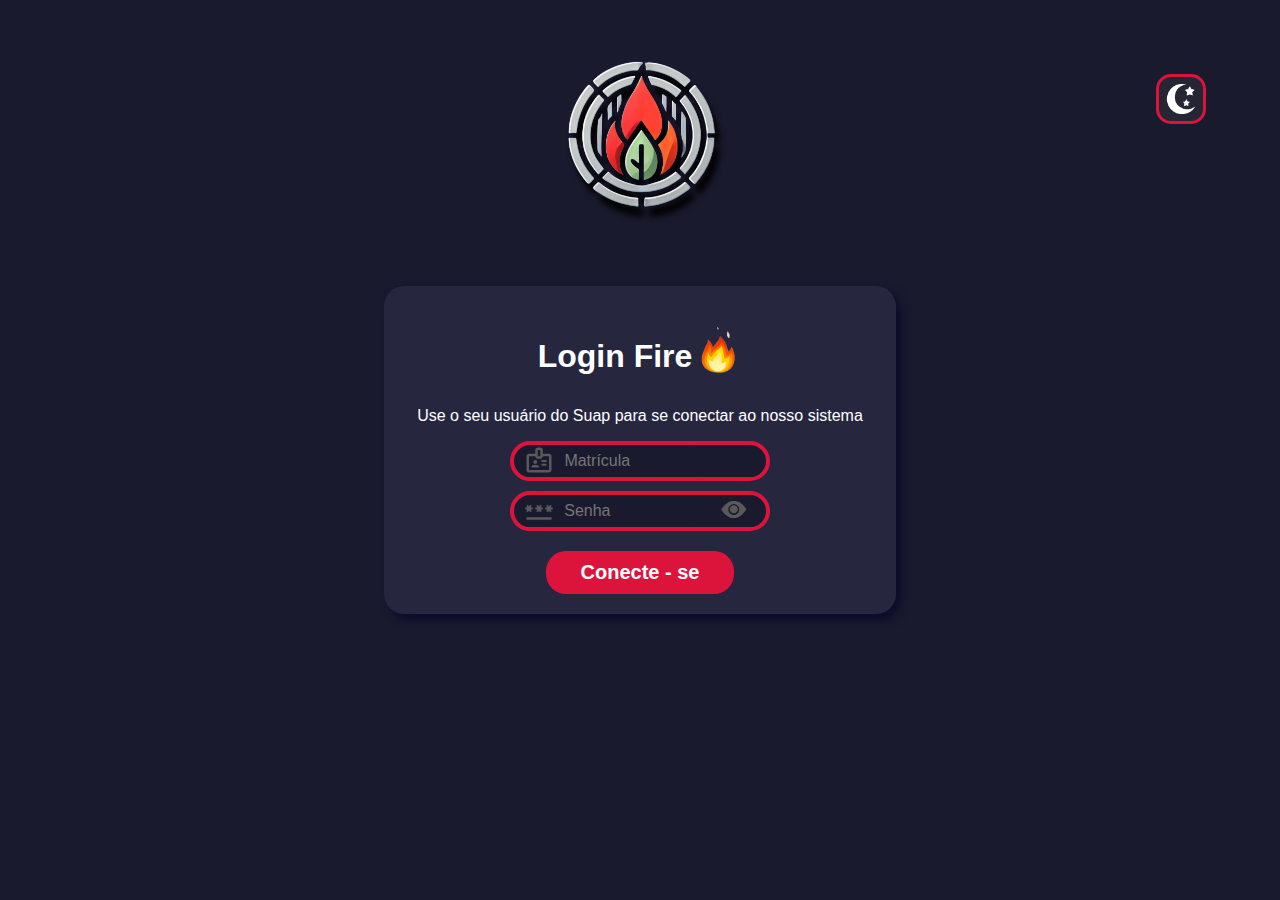
<file: index.html>
<!DOCTYPE html>
<html lang="pt-BR">
<head>
    <meta charset="UTF-8">
    <meta name="viewport" content="width=device-width, initial-scale=1.0">
    <link rel="stylesheet" href="https://cdn.jsdelivr.net/npm/bootstrap-icons@1.11.3/font/bootstrap-icons.min.css">
    <title>Tela de Login</title>
    <link rel="stylesheet" href="Site/Style/Style-Login.css"> <!--Css da Tela de Login-->
    <link rel="stylesheet" href="Site/Style/responsiveness.css"> <!--Css Responsivo da Tela de Login-->
    <link rel="stylesheet" href="Site/Style/interactive mode.css"> <!--Css dos Temas Light e Dark-->
    <link rel="shortcut icon" href="Site/Imgs/icon/tcc-icon-brazao.png" type="image/x-icon"> <!--Icone do titúlo da página-->
    <img src="Site/Imgs/logo/tcc-icon-logo.png" class="tcc-fogo-logo" alt="Logo Principal do TCC Fofo"> <!--Icone da logo TCC Fogo da Tela de Login-->
</head>
<body class="dark-theme">
    <!--Página de Login (Conectar a API do SUAP)-->

    <button id="themeIcon" onclick="mudarTheme()">
        <img src="Site/Imgs/icon/lua-icon.png" id="butto-theme" alt="Ícone do tema">
    </button>
    <div class="login-page">
        <div class="header">
            <h1 style="color: white; font-family: Arial; display: flex; align-items: center; justify-content: center; gap: 0px;">
                Login Fire
                <span>
                    <img id="img" src="Site/Imgs/fire-item.gif" alt="Imagem Animada do Foguinho">
                </span>
            </h1>
            <p style="color: white; font-family: arial;">Use o seu usuário do Suap para se conectar ao nosso sistema</p>
            <div id="alert"></div>
        </div>
        <form class="login">
            <div class="form">
                <div class="matricula">
                    <span style="height: 30px;" class="material-symbols-outlined">
                        <img src="Site/Imgs/icon/user-icon.svg" class="iconUser">
                    </span>
                    <input type="text" id="matricula" placeholder="Matrícula" required autocomplete="off">
                </div>
                <div class="senha">
                    <span class="material-symbols-outlined">
                        <img src="Site/Imgs/icon/password-icon.svg" class="iconPassword">
                    </span>
                    <input type="password" id="senha" placeholder="Senha" required autocomplete="off">
                    <span class="toggle-password">
                        <i class="bi bi-eye-fill" onclick="aparecer()" id="btn-senha"></i>
                    </span>
                </div>
            </div>
            <button type="submit" onclick="login(event)" id="login-button">Conecte - se</button>
        </form>
    </div>
    <script src="Site/JS/Script-Login.js"></script>
    <script src="https://cdnjs.cloudflare.com/ajax/libs/jquery/3.4.1/jquery.min.js"></script>
		<script src="Server/js.cookie.js"></script>
		<script src="Server/settings.js"></script>
  	<script src="Server/client.js"></script>
    <script>
      var suap = new SuapClient(SUAP_URL, CLIENT_ID, REDIRECT_URI, SCOPE);
      suap.init();
      $(document).ready(function () {
          $("#suap-login-button").attr('href', suap.getLoginURL());
          if (suap.isAuthenticated()) {
              $('.is-authenticated').removeClass("is-hidden");
              $('#token').text(suap.getToken().getValue());
              $('#validade_token').text(suap.getToken().getExpirationTime());
              $("#escopos_autorizados").text(suap.getToken().getScope());
              $("#escopos").val(suap.getToken().getScope());
          } else {
              $('.is-anonymous').removeClass("is-hidden");
          }
      });
      $("#suap-logout-button").click(function(){
          suap.logout();
      });
      $("#suap-resource-button").click(function(){
          if (suap.isAuthenticated()) {
              var scope = $("#escopos").val();
              var callback = function (response) {
                  $("#response").text(JSON.stringify(response, null, 4));
              };
              suap.getResource(scope, callback);
          }
      });
    </script>
</body>
</html>
</file>
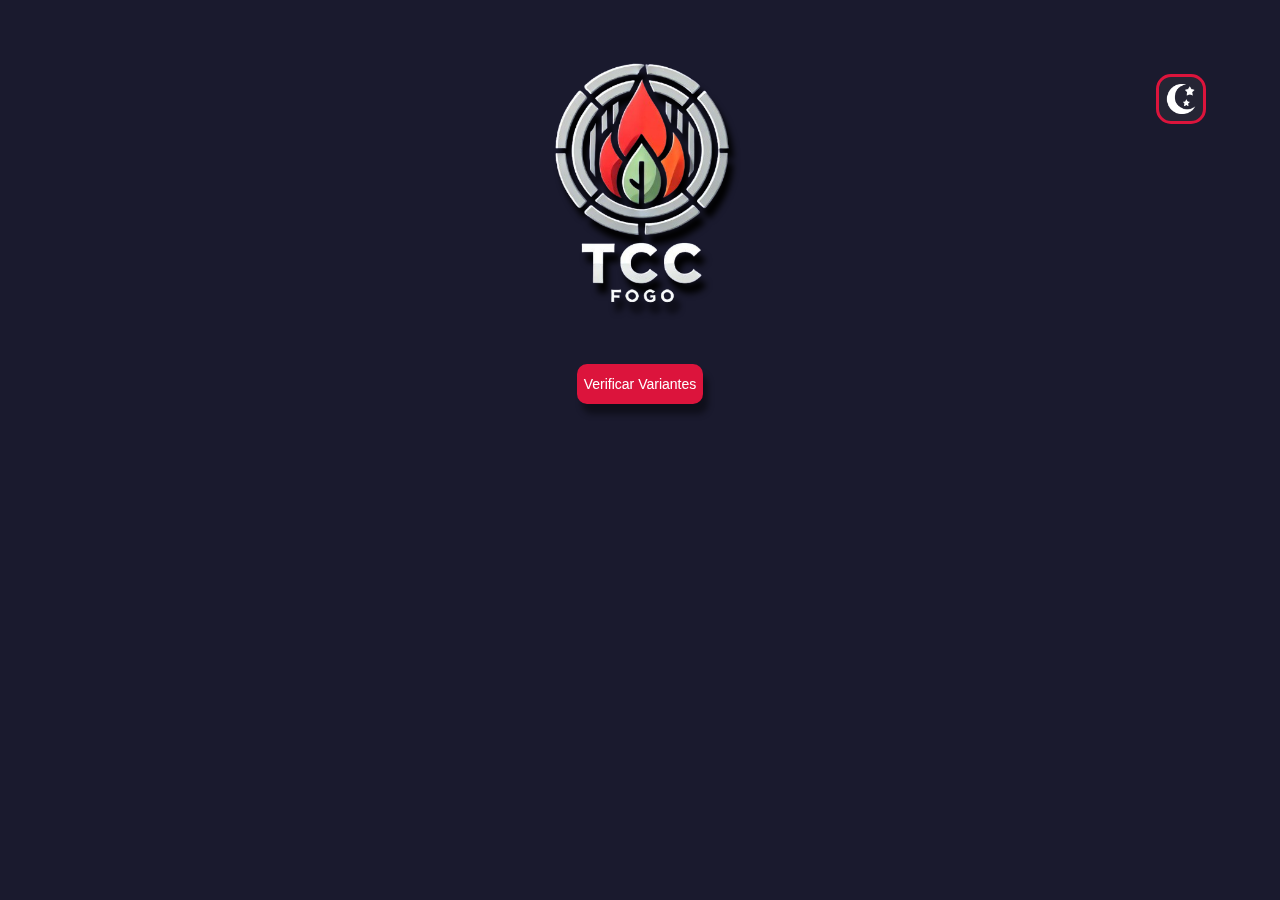
<file: Site/pagina-Inicial.html>
<!DOCTYPE html>
<html lang="pt-BR">

<head>
    <meta charset="UTF-8">
    <meta name="viewport" content="width=device-width, initial-scale=1.0">
    <title>Tela Inicial</title>
    <link rel="shortcut icon" href="Imgs/icon/tcc-icon-brazao.png" type="image/x-icon"> <!--Icone do titúlo ds página-->
    <style>
        body {
            background-color: #1a1a2E;
            font-family: Arial;
            color: white;
            transition: background-color 0.5s, color 0.5s;
        }

        .dark-theme {
            background-color: #1a1a2E;
        }

        .light-theme {
            background-color: #CCD0CF;
            cursor: pointer;
        }

        header {
            display: flex;
            padding: 20px;
            justify-content: center;
        }

        #button-Variantes {
            margin-top: 10px;
            background-color: #dc143c;
            color: white;
            font-size: 14px;
            padding: 8px, 12px;
            text-align: center;
            width: 10%;
            height: 40px;
            border: none;
            border-radius: 10px;
            filter: drop-shadow(5px 10px 3px rgba(0, 0, 0, 0.426));
            cursor: pointer;
        }

        #button-Variantes:hover {
            background-color: #bf072c;
        }

        .TCC-logo {
            width: 25%;
            filter: drop-shadow(5px 10px 3px black);
        }

        .variantes {
            display: flex;
            justify-content: center;
            align-items: center;
        }

        #butto-theme {
            width: 30px;
        }

        #themeIcon {
            background-color: #4141454f;
            position: absolute;
            width: 50px;
            height: 50px;
            top: 10px;
            right: 10px;
            margin-top: 5%;
            margin-right: 5%;
            text-align: center;
            /* Alterado para deixar a bolinha mais quadrada */
            border-radius: 15px;
            /* Ajuste para bordas mais quadradas */
            border: 3px solid #dc143c;
            cursor: pointer;
            /* Centraliza o ícone dentro da bolinha */
            display: flex;
            justify-content: center;
            align-items: center;
            transition: transform 0.3s ease;
        }

        #themeIcon:hover {
            background-color: #2121274f;
        }

        @media screen and (max-width: 480px) {

            .TCC-logo {
                width: 100%;
                margin-top: 50%;
            }

            #button-Variantes {
                width: 40%;
            }

        }

        @media screen and (min-width: 481px) and (max-width: 768px) {

            .TCC-logo {
                margin-top: 15%;
                width: 60%;
            }

            #button-Variantes {
                width: 35%;
                white-space: nowrap;
                height: 50px;
                font-size: 17px;
            }
        }

        @media screen and (min-width: 769px) and (max-width: 1024px) {

            .TCC-logo {
                width: 40%;
                margin-top: 30%;
            }

            #button-Variantes {
                width: 20%;
                height: 50px;
                font-size: 20px;
            }

        }

        @media screen and (min-width: 769px) and (max-width: 1024px) {

            .TCC-logo {
                width: 40%;
                margin-top: 30%;
            }

            #button-Variantes {
                width: 20%;
                height: 50px;
                font-size: 20px;
            }

        }
    </style>
</head>

<body class="dark-theme">
    <button id="themeIcon" onclick="mudarTheme()">
        <img src="Imgs/icon/lua-icon.png" id="butto-theme" alt="Ícone do tema">
    </button>
    <header>
        <img src="Imgs/logo/TCC-Fogo-logo.png" class="TCC-logo">
    </header>
    <div class="container">
        <div class="variantes">
            <br>
            <button type="button" id="button-Variantes" onclick="Variantes()">Verificar Variantes</button>
        </div>
    </div>
    <script>
        function Variantes() {
            let botao_variantes = document.getElementById('button-Variantes');
            botao_variantes = window.location.href = 'pagina-Secundaria.html'
        }
        // função para mudar o tma da Tela Inicial
        function mudarTheme() {
            const corpo = document.querySelector('body');
            const IconTheme = document.querySelector('#butto-theme');
            const themeIcon = document.querySelector('#themeIcon');

            if (corpo.classList.contains('dark-theme')) {
                // Modo Claro
                corpo.classList.remove('dark-theme');
                corpo.classList.add('light-theme');
                IconTheme.src = 'Imgs/icon/sol-icon.png'; // Ícone do modo claro
                themeIcon.style.borderColor = '#ffffff';
            } else {
                // Modo Escuro
                corpo.classList.remove('light-theme');
                corpo.classList.add('dark-theme');
                IconTheme.src = 'Imgs/icon/lua-icon.png'; // Ícone do modo escuro
                themeIcon.style.borderColor = '#dc143c';
            }
        }
    </script>
</body>

</html>
</file>
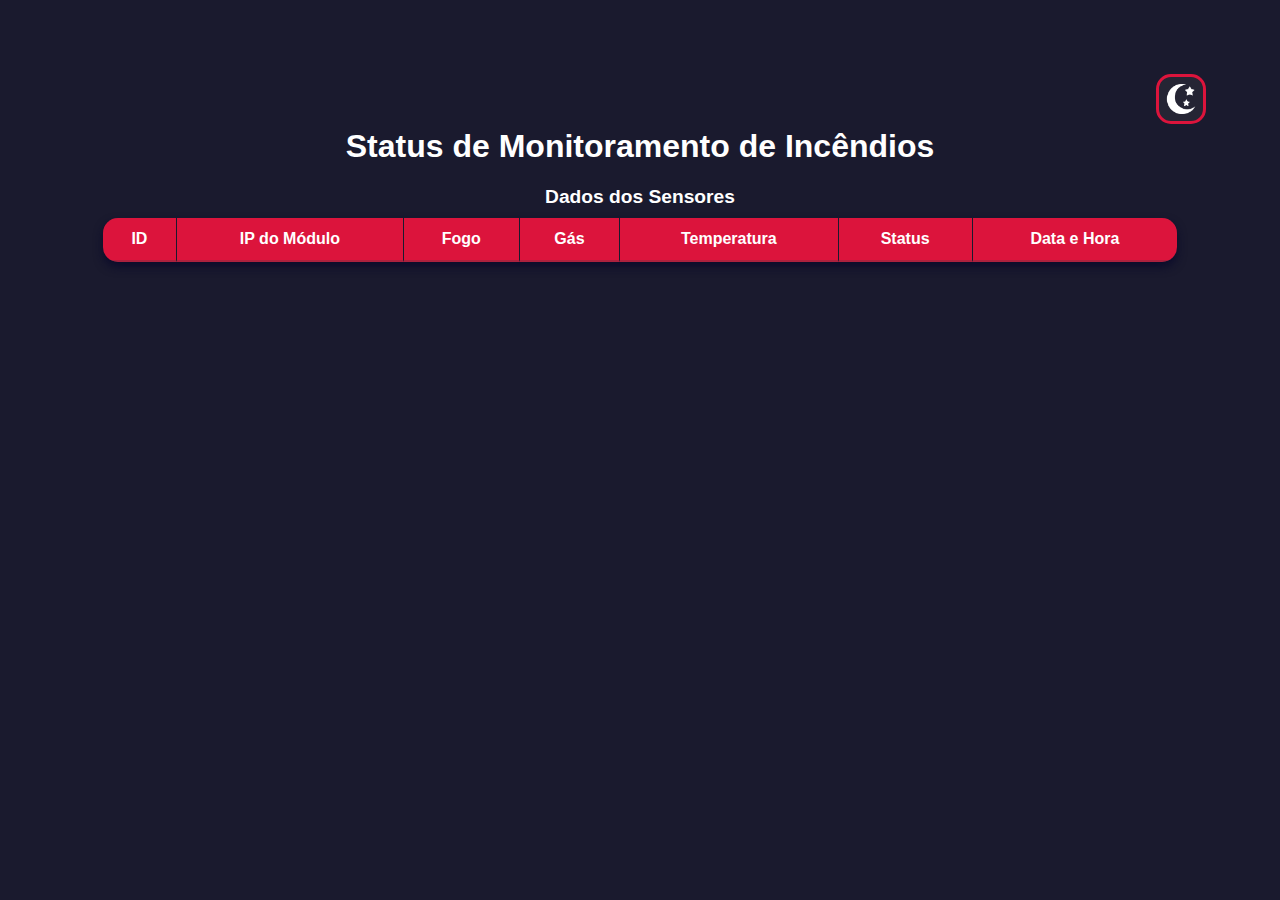
<file: Site/pagina-Secundaria.html>
<!DOCTYPE html>
<html lang="pt-BR">
<head>
  <meta charset="UTF-8">
  <meta name="viewport" content="width=device-width, initial-scale=1.0">
  <title>Status de Monitoramento</title>
  <link rel="stylesheet" href="Style/Style.css">
  <link rel="stylesheet" href="Style/themeTabela.css">
    <meta charset="UTF-8">
    <meta name="viewport" content="width=device-width, initial-scale=1.0">
    <title>Página Inicial</title>
    <link rel="stylesheet" href="Style/Style.css">
    <link rel="stylesheet" href="Style/themeTabela.css">
    <link rel="shortcut icon" href="Imgs/icon/tcc-icon-brazao.png" type="image/x-icon"> <!--Icone do titúlo ds página-->
    <style>
      @media screen and (min-width: 330px) and (max-width: 768px) {
        h1 {
          margin-top: 25%;
        }
      }
    </style>
</head>
<body class="dark-theme">
  <button id="themeIcon" onclick="TabelaTheme()">
    <img src="Imgs/icon/lua-icon.png" id="butto-theme" alt="Ícone do tema" />
  </button>
  <div class="container">
  <h1 style="text-align: center;">Status de Monitoramento de Incêndios</h1>
  <table>
    <caption>Dados dos Sensores</caption>
    <thead>
      <tr>
        <th>ID</th>
        <th>IP do Módulo</th>
        <th>Fogo</th>
        <th>Gás</th>
        <th>Temperatura</th>
        <th>Status</th>
        <th>Data e Hora</th>
      </tr>
    </thead>
    <tbody id="tabela-dados">
    </tbody>
  </table>
</div>
<script src="JS/tabela.js"></script>
</body>
</html>
</file>
<file: Site/Style/Style-Login.css>
body {
    background-color: #1a1a2E;
    margin: 0;
    transition: background-color 0.5s, color 0.5s;
}
* {
    box-sizing: border-box;
}
.login-page {
    width: 30%;
    padding: 20px;
    position: absolute;
    background-color: #26263f;
    border-radius: 20px;
    box-shadow: 5px 5px 10px #0b0b2b;
    top: 50%;
    left: 50%;
    transform: translate(-50%, -50%);
}

.header,
.login {
    /*border: 2px solid orange;*/
    text-align: center;
    align-items: center;
}
.matricula,
.senha {
    width: 60%;
    height: 40px;
    border-radius: 20px;
}

#matricula {
    padding-left: 5px;
}

.matricula,
.senha {
    display: flex;
    flex-flow: row wrap;
    margin: 10px auto 10px auto;
    border-color: #dc143c;
    border-width: 4px;
    border-radius: 20px;
    border-style: solid;
    text-align: left;
    background-color: #1a1a2E;
}
.form {
    margin-bottom: 20px;
}

.material-symbols-outlined {
    width: 12%;
    height: 100%;
    display: flex;
    margin-left: 10px;
    justify-content: center;
    align-items: center;
    border-radius: 20px;
    background-color: #1a1a2E;
    color:#5b5a5a;
}
#matricula,
#senha {
    width: 60%;
    background: #1a1a2E;
    border: 0;
    border-radius: 20px;
    outline: none;
    color: white;
}
#login-button {
    border: 0;
    color: white;
    font-size: 20px;
    font-weight: bold;
    text-align: center;
    width: 50%;
    border-radius: 20px;
    padding: 10px;
    background-color: #dc143c;
    cursor: pointer;
}

#login-button:hover {
    background-color: #fa0636bd;
}


#img {
    height: 50px;
    width: 50px;
}
.senha {
    display: flex;
    flex-flow: row nowrap;
    align-items: center;
    margin: 10px auto;
    border: 4px solid crimson;
    border-radius: 20px;
    background-color: #1a1a2E;
}
.senha input {
    width: 85%;
    background: #1a1a2E;
    border: none;
    outline: none;
    color: white;
    padding-left: 5px;
    font-size: 16px;
    margin-left: 5px;
}

.senha .toggle-password {
    cursor: pointer;
    color:#5b5a5a;
    padding: 0 20px;
}

.senha .toggle-password i {
    font-size: 25px;
}
.matricula input {
    font-size: 16px;
    margin-left: 5px
}

#butto-theme {
    width: 30px;
}

#themeIcon {
    background-color: #4141454f;
    position: absolute;
    width: 50px;
    height: 50px;
    top: 10px;
    right: 10px;
    margin-top: 5%;
    margin-right: 5%;
    text-align: center;
    /* Alterado para deixar a bolinha mais quadrada */
    border-radius: 15px; /* Ajuste para bordas mais quadradas */
    border: 3px solid #dc143c;
    cursor: pointer;
    /* Centraliza o ícone dentro da bolinha */
    display: flex;
    justify-content: center;
    align-items: center;
    transition: transform 0.3s ease;
}

#themeIcon:hover {
    background-color: #2121274f;
}

#themeIcon .material-symbols-outlined {
    font-size: 20px;
    color: white;
}

.iconUser {
    height: 30px;
}

.iconPassword {
    height: 30px;
}

.tcc-fogo-logo {
    width: 220x;
    height: 220px;
    position: absolute;
    left: 50%;
    top: 10%;
    filter: drop-shadow(5px 10px 3px black);
    transform: translate(-50%, -50%); /* Centraliza horizontal e verticalmente */
}
#alert {
    font-size: 16px;
    font-family: Arial, sans-serif;
}
</file>
<file: Site/Style/responsiveness.css>
/* Responsividade */

/* Obs: A Responsividade para telas pequenas parece estar perfeita, a de telas maiores tem q ser adicionado algumas linhas de código *\

/* Telas pequenas (máximo de 389px) */
@media screen and (min-width: 300px) and (max-width: 389px) {
    .login-page {
        width: 90%;
        top: 52%; /* Ajuste para um pouco mais abaixo */
        left: 50%;
        padding: 15px;
    }

    .matricula,
    .senha {
        width:  70%;
        font-size: 14px;
    }

    #login-button {
        width: 50%;
        font-size: 16px;
        padding: 10px;
    }

    #themeIcon {
        width: 50px;
        height: 50px;
    }
    .tcc-fogo-logo {
        top: 15%;
        width: 200px;
        height: 200px;
    }
}

/* Telas pequenas (máximo de 414px) */
@media screen and (min-width: 390px) and (max-width: 414px) {
    .login-page {
        width: 90%;
        top: 50%; /* Ajuste para um pouco mais abaixo */
        left: 50%;
        padding: 15px;
    }

    .matricula,
    .senha {
        width:  70%;
        font-size: 14px;
    }

    #login-button {
        width: 50%;
        font-size: 16px;
        padding: 10px;
    }

    #themeIcon {
        width: 50px;
        height: 50px;
    }
    .tcc-fogo-logo {
        top: 15.5%;
        width: 200px;
        height: 200px;
    }
}

/* Telas pequenas (máximo de 430px) */
@media screen and (min-width: 414px) and (max-width: 430px) {
    .login-page {
        width: 90%;
        top: 50%; /* Ajuste para um pouco mais abaixo */
        left: 50%;
        padding: 15px;
    }

    .matricula,
    .senha {
        width:  70%;
        font-size: 14px;
    }

    #login-button {
        width: 50%;
        font-size: 16px;
        padding: 10px;
    }

    #themeIcon {
        width: 50px;
        height: 50px;
    }
    .tcc-fogo-logo {
        top: 15%;
        width: 200px;
        height: 200px;
    }
}

/* Telas pequenas (máximo de 480px) */
@media screen and (min-width: 430px) and (max-width: 480px) {
    .login-page {
        width: 90%;
        top: 50%; /* Ajuste para um pouco mais abaixo */
        left: 50%;
        padding: 15px;
    }

    .matricula,
    .senha {
        width:  70%;
        font-size: 14px;
    }

    #login-button {
        width: 50%;
        font-size: 16px;
        padding: 10px;
    }

    #themeIcon {
        width: 50px;
        height: 50px;
    }
    .tcc-fogo-logo {
        top: 20%;
        width: 200px;
        height: 200px;
    }
}

/* Telas médias (481px a 768px) */
@media screen and (min-width: 481px) and (max-width: 768px) {
    .login-page {
        width: 70%;
        top: 50%; /* Ajuste para um pouco mais abaixo */
        left: 50%;
        padding: 20px;
    }

    .matricula,
    .senha {
        width: 70%;
        font-size: 16px;
    }

    #login-button {
        width: 50%;
        font-size: 18px;
    }
    #themeIcon {
        width: 40px;
        height: 40px;
    }
    #butto-theme {
        width: 20px;
    }
    .tcc-fogo-logo {
        top: 20%;
        width: 200px;
        height: 200px;
    }
}

@media screen and (min-width: 540px) and (max-width: 540px ) {
    .login-page {
        width: 70%;
        top: 50%; /* Ajuste para um pouco mais abaixo */
        left: 50%;
        padding: 20px;
    }

    .matricula,
    .senha {
        width: 70%;
        font-size: 16px;
    }

    #login-button {
        width: 50%;
        font-size: 18px;
    }
    #themeIcon {
        width: 40px;
        height: 40px;
    }
    #butto-theme {
        width: 20px;
    }
    .tcc-fogo-logo {
        top: 15%;
        width: 200px;
        height: 200px;
    }
}

/* Telas grandes (768px a 1024px) */
@media screen and (min-width: 768px) and (max-width: 1023px) {
    .login-page {
        width: 60%;
        top: 50%; /* Ajuste para um pouco mais abaixo */
        left: 50%;
    }

    .matricula,
    .senha {
        width: 60%;
    }

    #login-button {
        width: 45%;
    }
    #themeIcon {
        width: 50px;
        height: 50px;
    }
    .tcc-fogo-logo {
        top: 20%;       
        width: 300px;
        height: 300px;
        left: auto 0;
    }
}

@media screen and (min-width: 1024px) and (max-width: 1034px) {
    .login-page {
        width: 50%;
        top: 60%; /* Ajuste para um pouco mais abaixo */
        left: 50%;
    }

    .matricula,
    .senha {
        width: 60%;
    }

    #login-button {
        width: 40%;
    }
    #themeIcon {
        width: 50px;
        height: 50px;
    }
    .tcc-fogo-logo {
        top: 15%;       
        width: 250px;
        height: 250px;
        left: auto 0;
    }
}

/* Telas extra grandes (acima de 1024px) */
@media screen and (min-width: 1035px) and (max-width: 1500px) {
    .login-page {
        top: 50%; /* Ajuste para um pouco mais abaixo */
        left: 50%;
        transform: translate(-50%, -50%);
        width: 40%;
    }
    .matricula,
    .senha {
        width: 55%;
    }
    #login-button {
        width: 40%;
    }
    .tcc-fogo-logo {  
        width: 260px;
        height: 260px;
        top: 15%;
    }
    #themeIcon {
        width: 50px;  /* Aumentei a largura da bolinha */
        height: 50px; /* Aumentei a altura da bolinha */
    }
}
</file>
<file: Site/Style/interactive mode.css>
.dark-theme {
    background-color: #1a1a2E;
}

.light-theme {
    background-color: #CCD0CF;
    cursor: pointer;
}

.dark-theme, .material-symbols-outlined {
    background-color: #1a1a2E;

}
</file>
<file: Site/Style/Style.css>
body {
  background-color: #1a1a2E;
  font-family: Arial;
  color: white;
  text-align: center;
  margin-top: 10%;
  transition: background-color 0.5s, color 0.5s;
}

table {
  width: 85%; /* Largura intermediária */
  border-collapse: separate; /* Necessário para bordas arredondadas */
  border-spacing: 0; /* Remove espaços entre células */
  background: #4141454f; /* Fundo da tabela */
  box-shadow: 0 5px 10px #0b0b2b; /* Sombra semelhante à tela de login */
  margin: 20px auto; /* Centraliza a tabela */
  border-radius: 15px; /* Arredondamento das bordas */
  overflow: hidden; /* Garante que o conteúdo respeite o arredondamento */
}

th, td {
  text-align: center;
  padding: 12px; /* Espaçamento interno ajustado */
  border-bottom: 2px solid #1a1a2E; /* Linha escura dividindo horizontalmente */
  border-right: 2px solid #4141454f; /* Linha vertical para dividir colunas */
  color: white; /* Cor do texto */
}

th {
  background-color: #dc143c; /* Fundo dos cabeçalhos em vermelho */
  color: white; /* Cor do texto do cabeçalho */
  border-bottom: 2px solid #4141454f; /* Linha escura abaixo do cabeçalho */
  border-right: 1px solid #1a1a2E; /* Linha vertical para os cabeçalhos */
}

th:last-child, td:last-child {
  border-right: none;
}

tr:nth-child(even) {
  background-color: #2121274f; /* Fundo alternado para linhas pares */
}

tr:hover {
  background-color: #1414374f; /* Efeito de hover: fundo vermelho */
  color: white; /* Texto permanece branco ao passar o cursor */
}

tr:last-child td {
  border-bottom: none; /* Remove a borda inferior da última linha */
}

/* Ajuste para bordas arredondadas no cabeçalho e rodapé */
thead tr:first-child th:first-child {
  border-top-left-radius: 15px;
}

thead tr:first-child th:last-child {
  border-top-right-radius: 15px;
}

tbody tr:last-child td:first-child {
  border-bottom-left-radius: 15px;
}

tbody tr:last-child td:last-child {
  border-bottom-right-radius: 15px;
}

caption {
  margin-bottom: 10px;
  font-weight: bold;
  font-size: 1.2em;
  color: white; /* Cor do título */
}

#butto-theme {
  width: 30px;
}

#themeIcon {
  background-color: #4141454f;
  position: absolute;
  top: 10px;
  right: 10px;
  margin-top: 5%;
  margin-right: 5%;
  width: 50px;
  height: 50px;
  text-align: center;
  /* Alterado para deixar a bolinha mais quadrada */
  border-radius: 15px; /* Ajuste para bordas mais quadradas */
  border: 3px solid #dc143c;
  cursor: pointer;
  /* Centraliza o ícone dentro da bolinha */
  display: flex;
  justify-content: center;
  align-items: center;
  transition: transform 0.3s ease;
}

#themeIcon:hover {
  background-color: #2121274f;
}
</file>
<file: Site/Style/themeTabela.css>
/* Modo Claro */
body.light-theme {
    background-color: #CCD0CF;
    color: black;
  }
  
  table.light-theme {
    background-color: #f5f5f5;
    color: #000000;
  }
  
  table.light-theme th {
    background-color: #dc143c; /* Vermelho mais claro */
    color: rgb(248, 243, 243);
  }

table.light-theme td {
  color: black; /* Texto preto nas células */
}

table.light-theme tr:nth-child(even) {
  background-color: #f2f2f2;
}

  
  /* Modo Escuro */
  body.dark-theme {
    background-color: #1a1a2E;
    color: white;
  }
  
  table.dark-theme {
    background-color: #4141454f;
    color: white;
  }
  
  table.dark-theme th {
    background-color: #dc143c;
    color: white;
  }
  
  table.dark-theme tr:nth-child(even) {
    background-color: #2121274f;
  }
</file>
